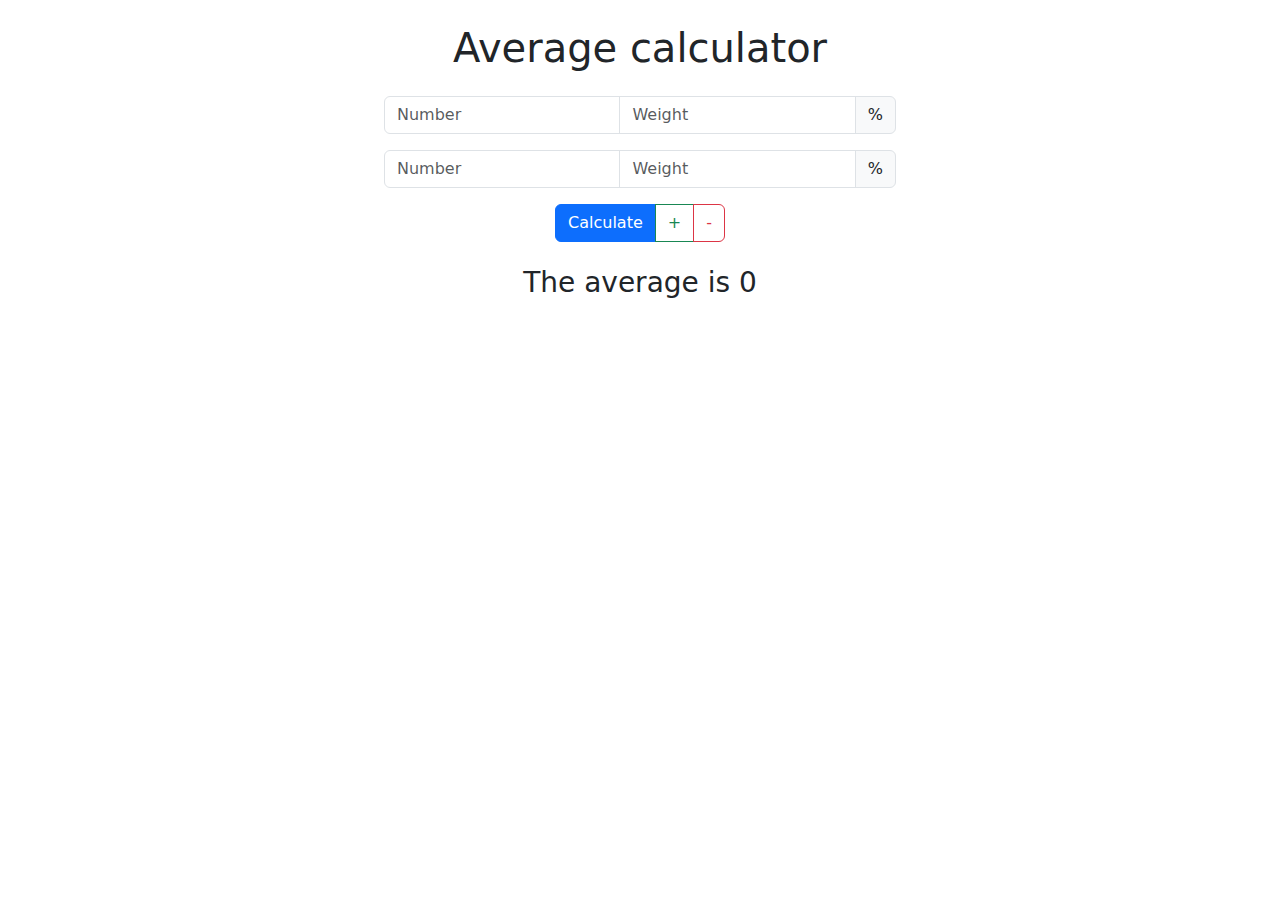
<file: average/index.html>
<!DOCTYPE html>
<html lang="en">
<head>
    <meta charset="UTF-8">
    <meta name="viewport" content="width=device-width, initial-scale=1.0">
    <title>Average calculator</title>
    <link href="https://cdn.jsdelivr.net/npm/bootstrap@5.3.3/dist/css/bootstrap.min.css" rel="stylesheet" integrity="sha384-QWTKZyjpPEjISv5WaRU9OFeRpok6YctnYmDr5pNlyT2bRjXh0JMhjY6hW+ALEwIH" crossorigin="anonymous">
    <link rel="stylesheet" href="style.css">
</head>
<body>
    <div class="w-100 mx-auto text-center">
        <h1 class="my-4">Average calculator</h1>
        <form id="numbers">
            <div class="field input-group mb-3 mx-auto">
                <input type="text" class="form-control" placeholder="Number" aria-label="Number" id="number">
                <input type="text" class="weight-field form-control" placeholder="Weight" aria-label="Weight" id="weight">
                <span class="input-group-text">%</span>
            </div>
            <div class="field input-group mb-3 mx-auto">
                <input type="text" class="form-control" placeholder="Number" aria-label="Number" id="number">
                <input type="text" class="weight-field form-control" placeholder="Weight" aria-label="Weight" id="weight">
                <span class="input-group-text">%</span>
            </div>
        </form>

        <div class="btn-group">
            <button class="btn btn-primary" type="submit" onclick="calculate()">Calculate</button>
            <button class="btn btn-outline-success" type="button" onclick="addField()">+</button>
            <button class="btn btn-outline-danger" type="button" onclick="removeField()">-</button>
        </div>

        <h3 class="mt-4">The average is <span id="average">0</span></h3>
    </div>  
</body>
<script src="main.js"></script>
<script src="https://cdn.jsdelivr.net/npm/bootstrap@5.3.3/dist/js/bootstrap.bundle.min.js" integrity="sha384-YvpcrYf0tY3lHB60NNkmXc5s9fDVZLESaAA55NDzOxhy9GkcIdslK1eN7N6jIeHz" crossorigin="anonymous"></script>
</html>
</file>
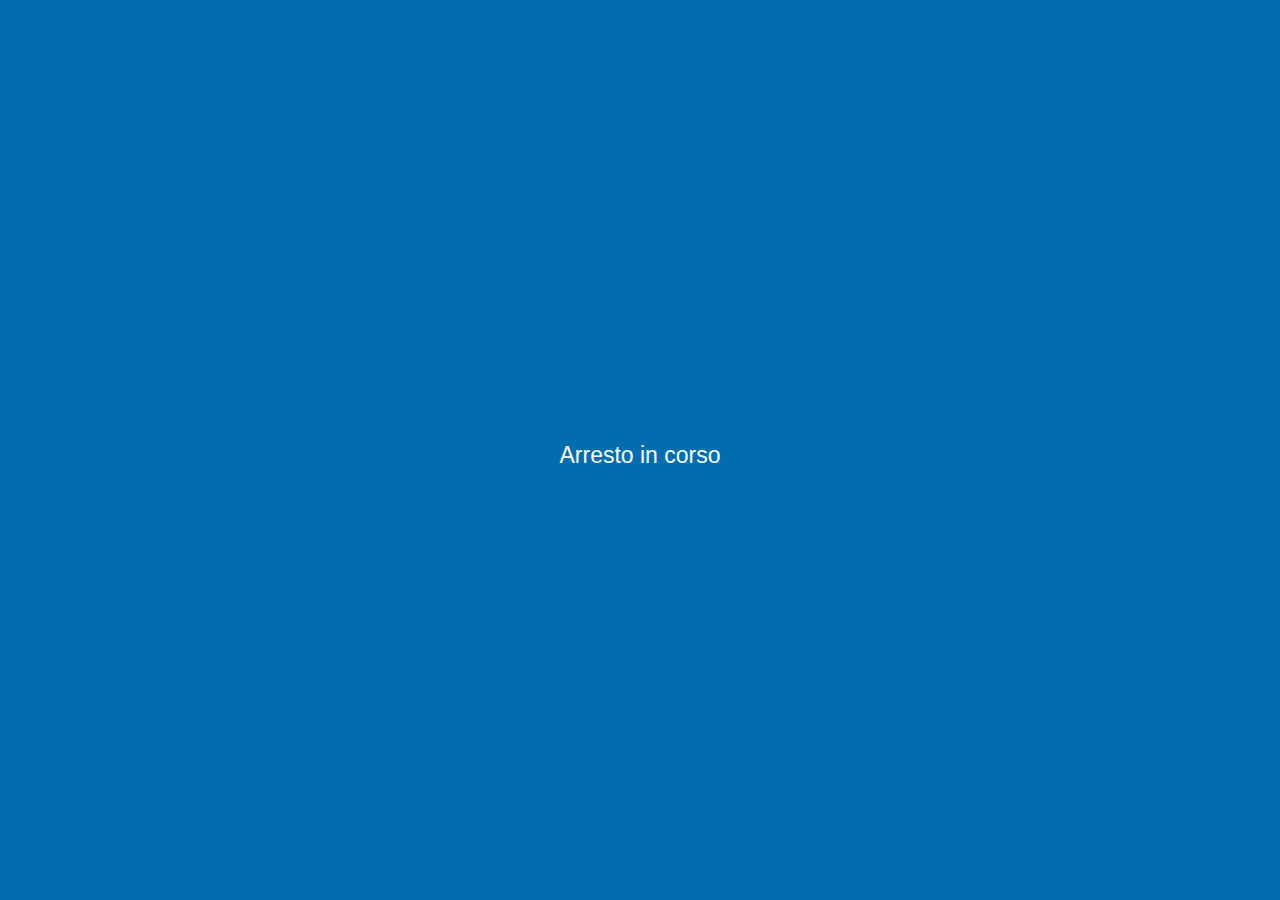
<file: fakeshuttingdown/index.html>
<!DOCTYPE html>
<html>
    <head>
        <title>Finto schermata di spegnimento</title>
        <meta name="robots" content="index, follow">
        <meta name="googlebot" content="index, follow">
        <meta name="viewport" content="width=device-width, initial-scale=1">
        <meta name="google" content="notranslate">
        <meta name="classification" content="Novelty">
        <meta property="og:title" content="Finto schermata di spegnimento">
        <meta property="og:url" content="http://apps.ivanbeltrame.com/fakeshuttingdown/">
        <meta name="apple-mobile-web-app-capable" content="yes">
        <script type="text/javascript">
            var message = "Sorry, right-click has been disabled";
            function clickIE() { if (document.all) { (message); return false; } }
            function clickNS(e) {
                if (document.layers || (document.getElementById && !document.all)) {
                    if (e.which == 2 || e.which == 3) { (message); return false; }
                }
            }
            if (document.layers) { document.captureEvents(Event.MOUSEDOWN); document.onmousedown = clickNS; }
            else { document.onmouseup = clickNS; document.oncontextmenu = clickIE; }
            document.oncontextmenu = new Function("return false")
        </script>
        <style>
            html {
                cursor: none;
            }
            body {
                background: #006dae;
                user-select: none;
                -moz-user-select: none;
                -webkit-user-select: none;
                -ms-user-select: none;
                -webkit-background-size: cover;
                -moz-background-size: cover;
                -o-background-size: cover;
                background-size: cover;
                vertical-align: middle;
                text-align: center;
                z-index: -1;
                margin: 0;
                padding: 0;
            }
            .CT {
                position: absolute;
                top: 50%;
                height: 70px;
                margin-left: auto;
                margin-right: auto;
                display: block;
                width: 500px;
                margin-top: -5%;
                font-family: Segoe UI Light, Segoe UI, Arial;
                font-size: 23px;
                color: #fff;
                font-weight: normal;
                text-align: center;
                user-select: none;
                -moz-user-select: none;
                -webkit-user-select: none;
                -ms-user-select: none;
            }
            .image_block {
                position: absolute;
                bottom: 17px;
                left: 50%;
                width: 50%;
                margin: -5% 0 0 -25%;
            }
            p {
                display: block;
                float: middle;
                text-align: center;
                width: 100%;
            }
            .centeragain {
                width: 500px;
                margin: 0px auto;
                text-align: left;
            }
            .messageBox {
                display: block;
                color: #67A2E6;
                font-family: Segoe UI Light, Segoe UI, Arial;
                font-size: 20px;
                margin-left: auto;
                margin-right: auto;
                text-align: center;
                user-select: none;
                -moz-user-select: none;
                -webkit-user-select: none;
                -ms-user-select: none;
                z-index: 999;
            }
            .loader {
                position: relative;
                padding-top: 100px;
                width: 50px;
                margin: auto;
            }
            .loader .circle {
                position: absolute;
                width: 48px;
                height: 48px;
                opacity: 0;
                transform: rotate(225deg);
                animation-iteration-count: infinite;
                animation-name: orbit;
                animation-duration: 5.5s;
            }
            .loader .circle:after {
                content: '';
                position: absolute;
                width: 6px;
                height: 6px;
                border-radius: 5px;
                background: #fff;
                /* Pick a color */
            }
            .loader .circle:nth-child(2) {
                animation-delay: 240ms;
            }
            .loader .circle:nth-child(3) {
                animation-delay: 480ms;
            }
            .loader .circle:nth-child(4) {
                animation-delay: 720ms;
            }
            .loader .circle:nth-child(5) {
                animation-delay: 960ms;
            }
            @keyframes orbit {
                0% {
                    transform: rotate(225deg);
                    opacity: 1;
                    animation-timing-function: ease-out;
                }
                7% {
                    transform: rotate(345deg);
                    animation-timing-function: linear;
                }
                30% {
                    transform: rotate(455deg);
                    animation-timing-function: ease-in-out;
                }
                39% {
                    transform: rotate(690deg);
                    animation-timing-function: linear;
                }
                70% {
                    transform: rotate(815deg);
                    opacity: 1;
                    animation-timing-function: ease-out;
                }
                75% {
                    transform: rotate(945deg);
                    animation-timing-function: ease-out;
                }
                76% {
                    transform: rotate(945deg);
                    opacity: 0;
                }
                100% {
                    transform: rotate(945deg);
                    opacity: 0;
                }
            }
            #bottom {
                position: fixed;
                bottom: 10%;
                width: 100%;
                left: 0;
                text-align: center;
            }
        </style>
    </head>
    <body>
        <div style="display:block;position:absolute;min-width:100%; min-height:100%;margin:0;padding:0;">
            <div class="centeragain">
                <div class="CT">
                    <div class="FONT">
                        <div class="loader" style="vertical-align:middle;padding-top:2px;">
                            <div class="circle"></div>
                            <div class="circle"></div>
                            <div class="circle"></div>
                            <div class="circle"></div>
                            <div class="circle"></div>
                        </div>
                        <br><br>
                        <a id="ref">Arresto in corso<br>
                    </div>
                </div>
            </div>
        </div>
    </body>
</html>
</file>
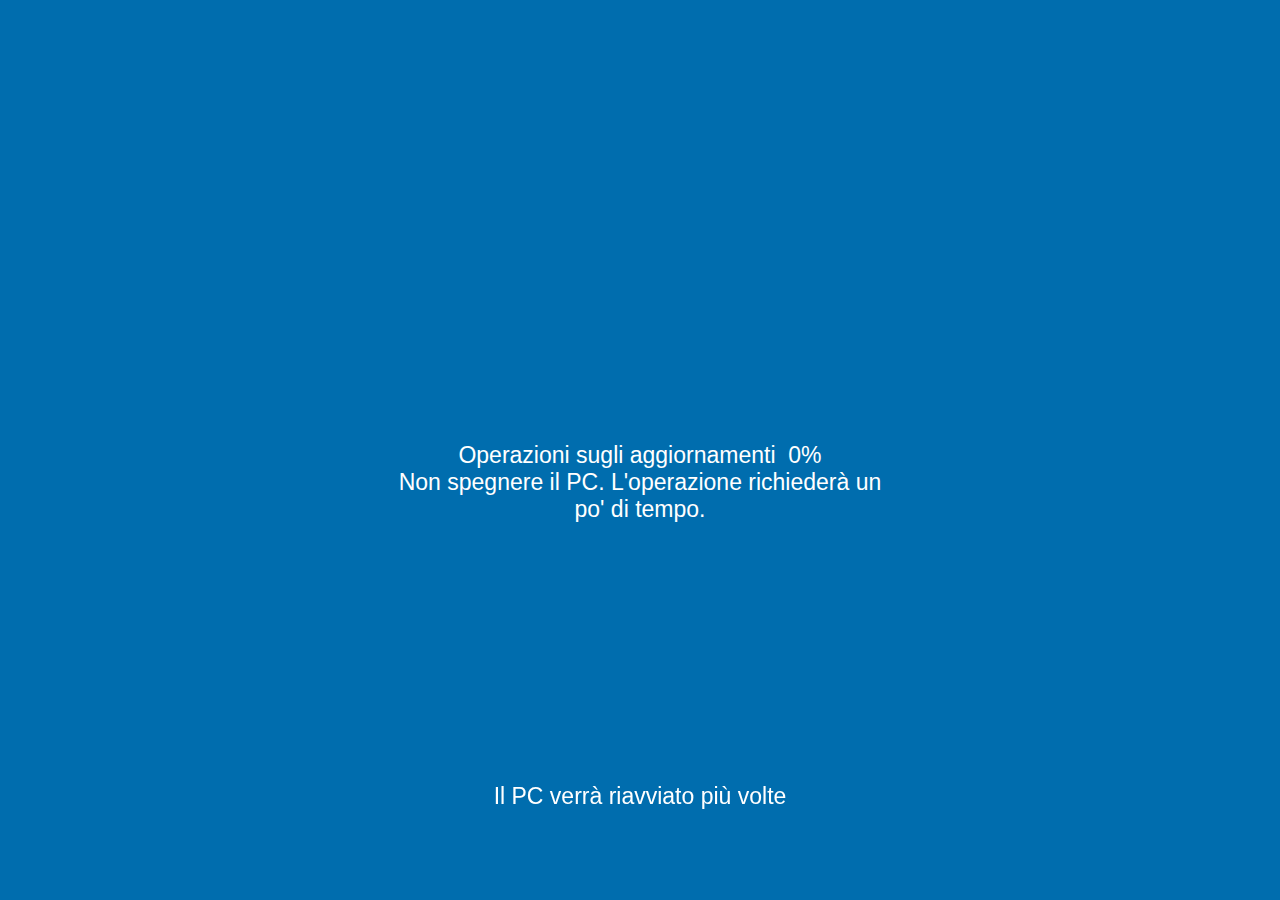
<file: fakeupdate/index.html>
<!DOCTYPE html>
<html>
    <head>
        <title>Finto schermo di aggiornamento Windows</title>
        <meta name="robots" content="index, follow">
        <meta name="googlebot" content="index, follow">
        <meta name="viewport" content="width=device-width, initial-scale=1">
        <meta name="google" content="notranslate">
        <meta name="classification" content="Novelty">
        <meta property="og:title" content="Finto schermo di aggiornamento Windows">
        <meta property="og:url" content="http://apps.ivanbeltrame.com/fakeupdate/">
        <meta name="apple-mobile-web-app-capable" content="yes">
        <script type="text/javascript">
            var message = "Sorry, right-click has been disabled";
            function clickIE() { if (document.all) { (message); return false; } }
            function clickNS(e) {
                if (document.layers || (document.getElementById && !document.all)) {
                    if (e.which == 2 || e.which == 3) { (message); return false; }
                }
            }
            if (document.layers) { document.captureEvents(Event.MOUSEDOWN); document.onmousedown = clickNS; }
            else { document.onmouseup = clickNS; document.oncontextmenu = clickIE; }
            document.oncontextmenu = new Function("return false")
        </script>
        <script>
            document.addEventListener("keyup", (event) => {
                if (event.isComposing || event.keyCode === 229) {
                    return;
                }
                if (event.keyCode === 13 || event.keyCode === 8 || event.keyCode === 32) {
                    window.location.href = 'bsod';
                }
            });
        </script>
        <script>
            // alert("Premi F11 per mettere a schermo intero")
            const queryString = window.location.search;
            const urlParams = new URLSearchParams(queryString);
            const time = urlParams.get('time');

            var count = 0;
            var stage = 1;
            var stage2 = 3;
            var counter = setInterval(timer, 14830); //1000 will  run it every 1 second. Default is 14830
            if (time != null) {
                counter = setInterval(timer, time);
            }
            var ref = "Configuring updates";

            function timer() {
                count = count + 1;
                if (count <= 0) {
                    clearInterval(counter);
                    return;
                }

                document.getElementById("timer").innerHTML = count + '%';

                if (count > 99) {
                    stage = stage + 1;
                    document.getElementById("stage").innerHTML = stage + '';
                    count = 0;
                    return;
                }

                if (stage > 3) {
                    stage2 = 68;
                    ref = "Installing Updates";
                    document.getElementById("ref").innerHTML = ref + '';
                    document.getElementById("stage2").innerHTML = stage2 + '';
                    return;
                }
            }
        </script>
        <style>
            html {
                cursor: none;
            }
            body {
                background: #006dae;
                user-select: none;
                -moz-user-select: none;
                -webkit-user-select: none;
                -ms-user-select: none;
                -webkit-background-size: cover;
                -moz-background-size: cover;
                -o-background-size: cover;
                background-size: cover;
                vertical-align: middle;
                text-align: center;
                z-index: -1;
                margin: 0;
                padding: 0;
            }
            .CT {
                position: absolute;
                top: 50%;
                height: 70px;
                margin-left: auto;
                margin-right: auto;
                display: block;
                width: 500px;
                margin-top: -5%;
                font-family: Segoe UI Light, Segoe UI, Arial;
                font-size: 23px;
                color: #fff;
                font-weight: normal;
                text-align: center;
                user-select: none;
                -moz-user-select: none;
                -webkit-user-select: none;
                -ms-user-select: none;
            }
            .image_block {
                position: absolute;
                bottom: 17px;
                left: 50%;
                width: 50%;
                margin: -5% 0 0 -25%;
            }
            p {
                display: block;
                float: middle;
                text-align: center;
                width: 100%;
            }
            .centeragain {
                width: 500px;
                margin: 0px auto;
                text-align: left;
            }
            .messageBox {
                display: block;
                color: #67A2E6;
                font-family: Segoe UI Light, Segoe UI, Arial;
                font-size: 20px;
                margin-left: auto;
                margin-right: auto;
                text-align: center;
                user-select: none;
                -moz-user-select: none;
                -webkit-user-select: none;
                -ms-user-select: none;
                z-index: 999;
            }
            .loader {
                position: relative;
                padding-top: 100px;
                width: 50px;
                margin: auto;
            }
            .loader .circle {
                position: absolute;
                width: 48px;
                height: 48px;
                opacity: 0;
                transform: rotate(225deg);
                animation-iteration-count: infinite;
                animation-name: orbit;
                animation-duration: 5.5s;
            }
            .loader .circle:after {
                content: '';
                position: absolute;
                width: 6px;
                height: 6px;
                border-radius: 5px;
                background: #fff;
                /* Pick a color */
            }
            .loader .circle:nth-child(2) {
                animation-delay: 240ms;
            }
            .loader .circle:nth-child(3) {
                animation-delay: 480ms;
            }
            .loader .circle:nth-child(4) {
                animation-delay: 720ms;
            }
            .loader .circle:nth-child(5) {
                animation-delay: 960ms;
            }
            @keyframes orbit {
                0% {
                    transform: rotate(225deg);
                    opacity: 1;
                    animation-timing-function: ease-out;
                }
                7% {
                    transform: rotate(345deg);
                    animation-timing-function: linear;
                }
                30% {
                    transform: rotate(455deg);
                    animation-timing-function: ease-in-out;
                }
                39% {
                    transform: rotate(690deg);
                    animation-timing-function: linear;
                }
                70% {
                    transform: rotate(815deg);
                    opacity: 1;
                    animation-timing-function: ease-out;
                }
                75% {
                    transform: rotate(945deg);
                    animation-timing-function: ease-out;
                }
                76% {
                    transform: rotate(945deg);
                    opacity: 0;
                }
                100% {
                    transform: rotate(945deg);
                    opacity: 0;
                }
            }
            #bottom {
                position: fixed;
                bottom: 10%;
                width: 100%;
                left: 0;
                text-align: center;
            }
        </style>
    </head>
    <body>
        <div style="display:block;position:absolute;min-width:100%; min-height:100%;margin:0;padding:0;">
            <div class="centeragain">
                <div class="CT">
                    <div class="FONT">
                        <div class="loader" style="vertical-align:middle;padding-top:2px;">
                            <div class="circle"></div>
                            <div class="circle"></div>
                            <div class="circle"></div>
                            <div class="circle"></div>
                            <div class="circle"></div>
                        </div>
                        <br><br>
                        <a id="ref">Operazioni sugli aggiornamenti </a> &nbsp;<a id="timer">0%</a><br>
                        <span>Non spegnere il PC. L'operazione richiederà un po' di tempo.</span>
                    </div>
                    <div id="bottom">Il PC verrà riavviato più volte</div>
                </div>
            </div>
        </div>
    </body>
</html>
</file>
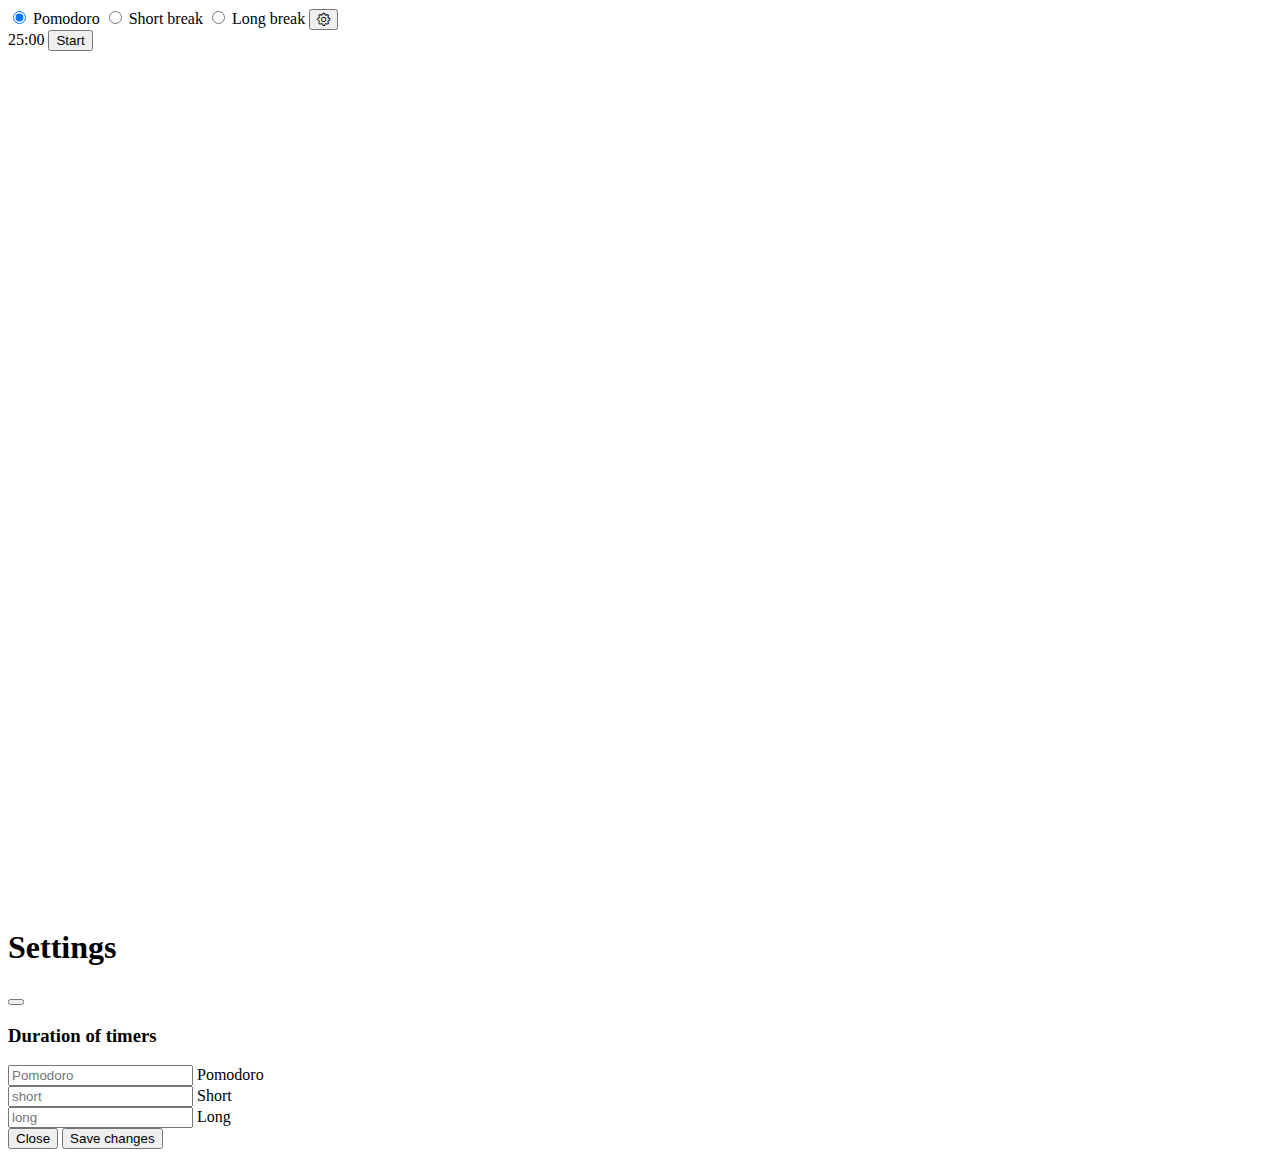
<file: pomodoro/index.html>
<!DOCTYPE html>
<html lang="en">
<head>
    <meta charset="UTF-8">
    <meta name="viewport" content="width=device-width, initial-scale=1.0">
    <title>Pomodoro timer</title>
    <link href="https://cdn.jsdelivr.net/npm/bootstrap@5.3.8/dist/css/bootstrap.min.css" rel="stylesheet" integrity="sha384-sRIl4kxILFvY47J16cr9ZwB07vP4J8+LH7qKQnuqkuIAvNWLzeN8tE5YBujZqJLB" crossorigin="anonymous">
    <link rel="stylesheet" href="https://cdn.jsdelivr.net/npm/bootstrap-icons@1.13.1/font/bootstrap-icons.min.css">
    <link rel="stylesheet" href="style.css">
</head>
<body>
    <div id="mainDiv" class="d-flex justify-content-center align-items-center text-center">
        <div class="d-flex flex-column">
            <div class="d-flex align-items-center">
                <input type="radio" class="btn-check" name="timerType" id="pomodoro" value="pomodoro" autocomplete="off" checked>
                <label class="btn btn-outline-primary" for="pomodoro">Pomodoro</label>

                <input type="radio" class="btn-check" name="timerType" id="short" value="short" autocomplete="off">
                <label class="btn btn-outline-primary" for="short">Short break</label>

                <input type="radio" class="btn-check" name="timerType" id="long" value="long" autocomplete="off">
                <label class="btn btn-outline-primary" for="long">Long break</label>

                <button type="button" class="btn btn-outline-primary" data-bs-toggle="modal" data-bs-target="#settingModal">
                    <i class="bi bi-gear" aria-hidden="settings"></i>
                </button>
            </div>
            <span id="timer" class="fs-1">25:00</span>
            <button class="btn btn-primary btn-lg" onclick="startTimer()">Start</button>
        </div>
    </div>
    <div class="modal fade" id="settingModal" tabindex="-1" aria-labelledby="settingModalLabel" aria-hidden="true">
        <div class="modal-dialog modal-dialog-centered modal-dialog-scrollable">
            <div class="modal-content">
            <div class="modal-header">
                <h1 class="modal-title fs-5" id="settingModalLabel">Settings</h1>
                <button type="button" class="btn-close" data-bs-dismiss="modal" aria-label="Close"></button>
            </div>
            <div class="modal-body">
                <h3>Duration of timers</h2>
                <div class="d-flex flex-row">
                    <div class="form-floating">
                        <input type="number" class="form-control" name="pomodoroDuration" id="pomodoroDuration" placeholder="Pomodoro">
                        <label for="pomodoroDuration">Pomodoro</label>
                    </div>
                    <div class="form-floating">
                        <input type="number" class="form-control" name="shortDuration" id="shortDuration" placeholder="short">
                        <label for="shortDuration">Short</label>
                    </div>
                    <div class="form-floating">
                        <input type="number" class="form-control" name="longDuration" id="longDuration" placeholder="long">
                        <label for="longDuration">Long</label>
                    </div>
                </div>
            </div>
            <div class="modal-footer">
                <button type="button" class="btn btn-secondary" data-bs-dismiss="modal">Close</button>
                <button type="button" class="btn btn-primary">Save changes</button>
            </div>
            </div>
        </div>
    </div>
</body>
<script src="https://cdn.jsdelivr.net/npm/bootstrap@5.3.8/dist/js/bootstrap.bundle.min.js" integrity="sha384-FKyoEForCGlyvwx9Hj09JcYn3nv7wiPVlz7YYwJrWVcXK/BmnVDxM+D2scQbITxI" crossorigin="anonymous"></script>
<script src="main.js"></script>
</html>
</file>
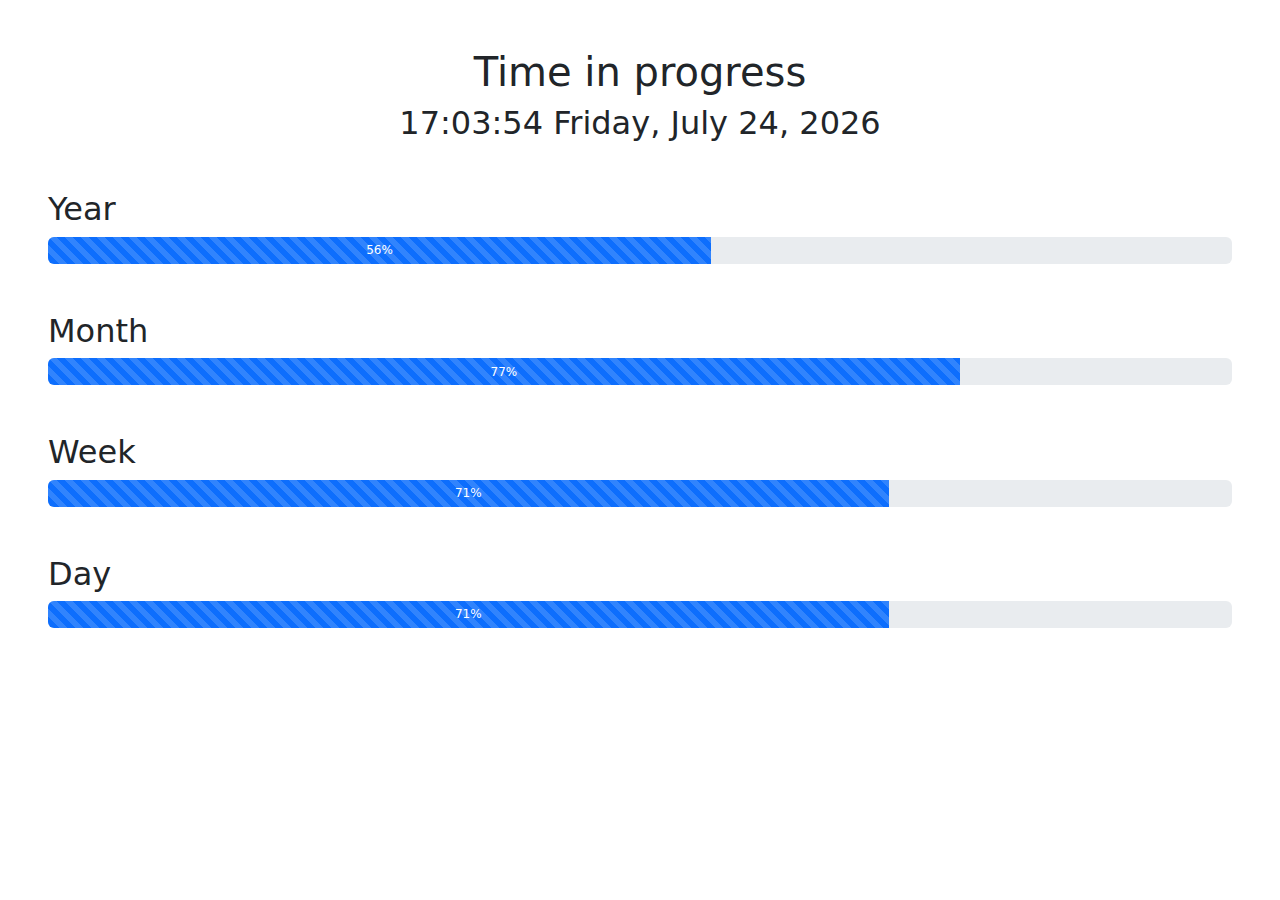
<file: time/index.html>
<!DOCTYPE html>
<html lang="en">
<head>
    <meta charset="UTF-8">
    <meta name="viewport" content="width=device-width, initial-scale=1.0">
    <title>Time in progress</title>
    <link href="https://cdn.jsdelivr.net/npm/bootstrap@5.3.3/dist/css/bootstrap.min.css" rel="stylesheet" integrity="sha384-QWTKZyjpPEjISv5WaRU9OFeRpok6YctnYmDr5pNlyT2bRjXh0JMhjY6hW+ALEwIH" crossorigin="anonymous">
</head>
<body>
    <div class="p-5">
        <div class="text-center">
            <h1>Time in progress</h1>
            <h2 id="realTime"></h2>
        </div>

        <div class="my-5">
            <h2>Year</h2>
            <div class="progress" id="yearProgress" role="progressbar" aria-label="Year progress bar" aria-valuenow="0" aria-valuemin="0" aria-valuemax="100" style="height: 3vh">
                <div class="progress-bar progress-bar-striped progress-bar-animated" style="width: 0%">0%</div>
            </div>
        </div>
        <div class="my-5">
            <h2>Month</h2>
            <div class="progress" id="monthProgress" role="progressbar" aria-label="Month progress bar" aria-valuenow="0" aria-valuemin="0" aria-valuemax="100" style="height: 3vh">
                <div class="progress-bar progress-bar-striped progress-bar-animated" style="width: 0%">0%</div>
            </div>
        </div>
        <div class="my-5">
            <h2>Week</h2>
            <div class="progress" id="weekProgress" role="progressbar" aria-label="Week progress bar" aria-valuenow="0" aria-valuemin="0" aria-valuemax="100" style="height: 3vh">
                <div class="progress-bar progress-bar-striped progress-bar-animated" style="width: 0%">0%</div>
            </div>
        </div>
        <div class="my-5">
            <h2>Day</h2>
            <div class="progress" id="dayProgress" role="progressbar" aria-label="Day progress bar" aria-valuenow="0" aria-valuemin="0" aria-valuemax="100" style="height: 3vh">
                <div class="progress-bar progress-bar-striped progress-bar-animated" style="width: 0%">0%</div>
            </div>
        </div>
    </div>
</body>
<script src="main.js"></script>
</html>
</file>
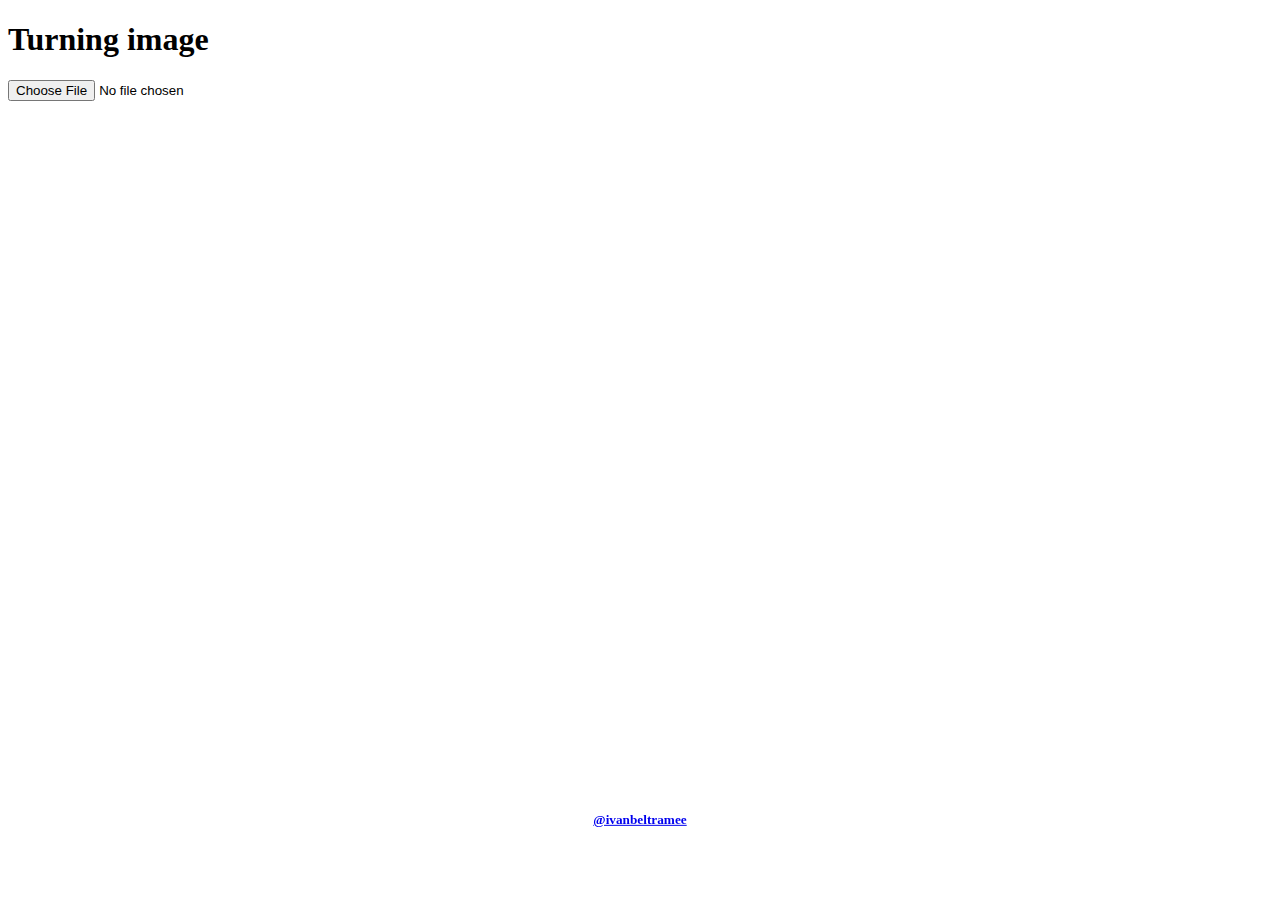
<file: turn/index.html>
<!DOCTYPE html>
<html lang="en">
<head>
    <meta charset="UTF-8">
    <meta name="viewport" content="width=device-width, initial-scale=1.0">
    <title>Turning image</title>
    <link rel="stylesheet" href="style.css">
    <link href="https://cdn.jsdelivr.net/npm/bootstrap@5.3.2/dist/css/bootstrap.min.css" rel="stylesheet" integrity="sha384-T3c6CoIi6uLrA9TneNEoa7RxnatzjcDSCmG1MXxSR1GAsXEV/Dwwykc2MPK8M2HN" crossorigin="anonymous">
</head>
<body>
    <div class="w-75 mx-auto text-center">
        <h1 class="my-5">Turning image</h1>

        <div class="my-5" id="turn-container">
            <input type="file" accept="image/*" name="image" id="file" onchange="loadImage(event)">
        </div>
        <footer>
            <h5><a href="https://www.instagram.com/ivanbeltramee/" target="_blank" rel="noreferrer">@ivanbeltramee</a></h5>
        </footer>
    </div>
    <script>
        var turnContainer = document.getElementById("turn-container");

        var loadImage = function (event){
            turnContainer.innerHTML = '<img src="' + URL.createObjectURL(event.target.files[0]) + '" alt="Turning image" id="turn-img">'
        }
    </script>
</body>
</html>
</file>
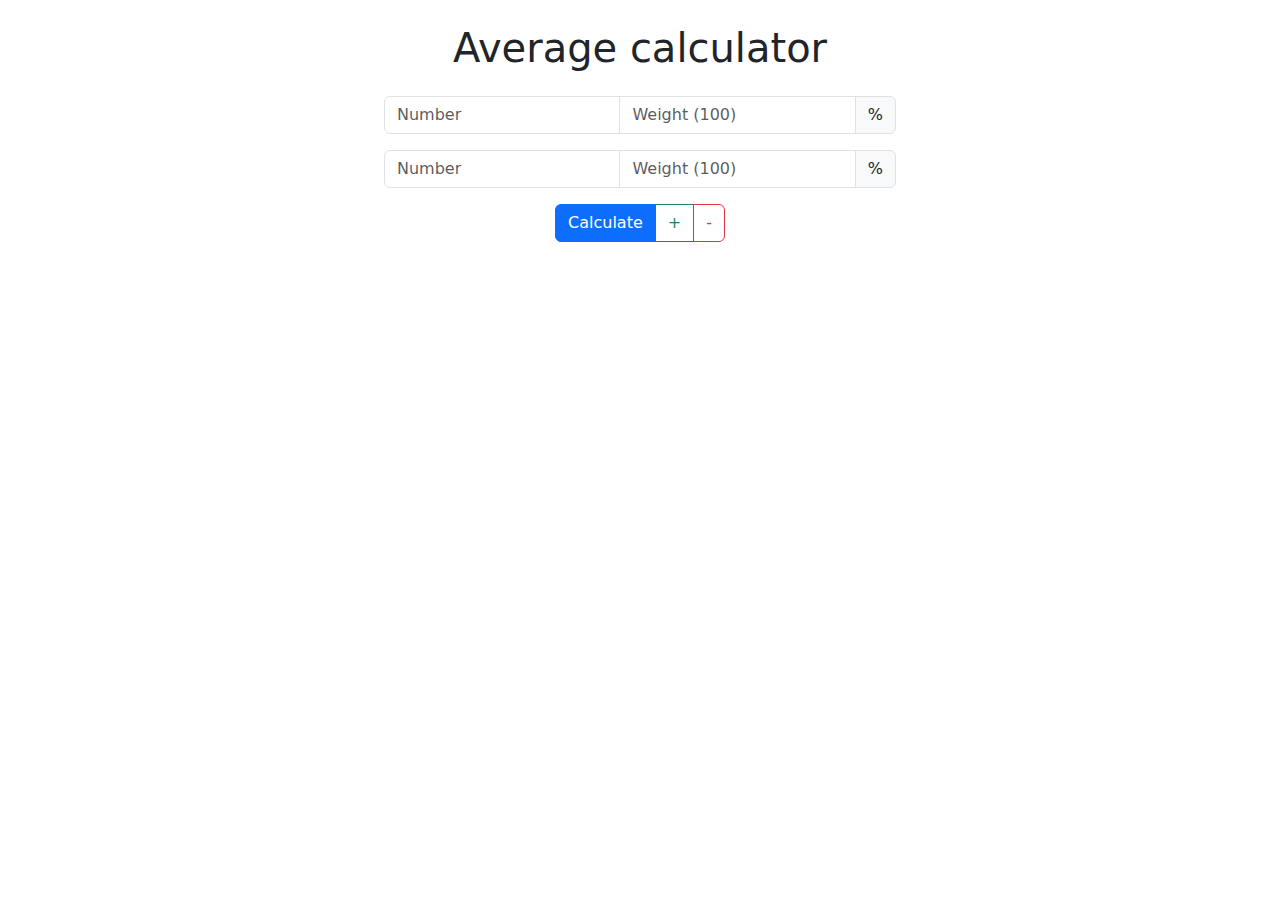
<file: weighted-average/index.html>
<!DOCTYPE html>
<html lang="en">
<head>
    <meta charset="UTF-8">
    <meta name="viewport" content="width=device-width, initial-scale=1.0">
    <title>Average calculator</title>
    <link href="https://cdn.jsdelivr.net/npm/bootstrap@5.3.3/dist/css/bootstrap.min.css" rel="stylesheet" integrity="sha384-QWTKZyjpPEjISv5WaRU9OFeRpok6YctnYmDr5pNlyT2bRjXh0JMhjY6hW+ALEwIH" crossorigin="anonymous">
    <link rel="stylesheet" href="style.css">
</head>
<body>
    <div class="w-100 mx-auto text-center">
        <h1 class="my-4">Average calculator</h1>
        <form id="numbers">
            <div class="field input-group mb-3 mx-auto">
                <input type="text" class="form-control" placeholder="Number" aria-label="Number" id="number">
                <input type="text" class="weight-field form-control" placeholder="Weight (100)" aria-label="Weight" id="weight">
                <span class="input-group-text">%</span>
            </div>
            <div class="field input-group mb-3 mx-auto">
                <input type="text" class="form-control" placeholder="Number" aria-label="Number" id="number">
                <input type="text" class="weight-field form-control" placeholder="Weight (100)" aria-label="Weight" id="weight">
                <span class="input-group-text">%</span>
            </div>
        </form>

        <div class="btn-group">
            <button class="btn btn-primary" type="submit" onclick="calculate()">Calculate</button>
            <button class="btn btn-outline-success" type="button" onclick="addField()">+</button>
            <button class="btn btn-outline-danger" type="button" onclick="removeField()">-</button>
        </div>

        <h3 class="mt-4" id="average"></h3>
    </div>  
</body>
<script src="main.js"></script>
<script src="https://cdn.jsdelivr.net/npm/bootstrap@5.3.3/dist/js/bootstrap.bundle.min.js" integrity="sha384-YvpcrYf0tY3lHB60NNkmXc5s9fDVZLESaAA55NDzOxhy9GkcIdslK1eN7N6jIeHz" crossorigin="anonymous"></script>
</html>
</file>
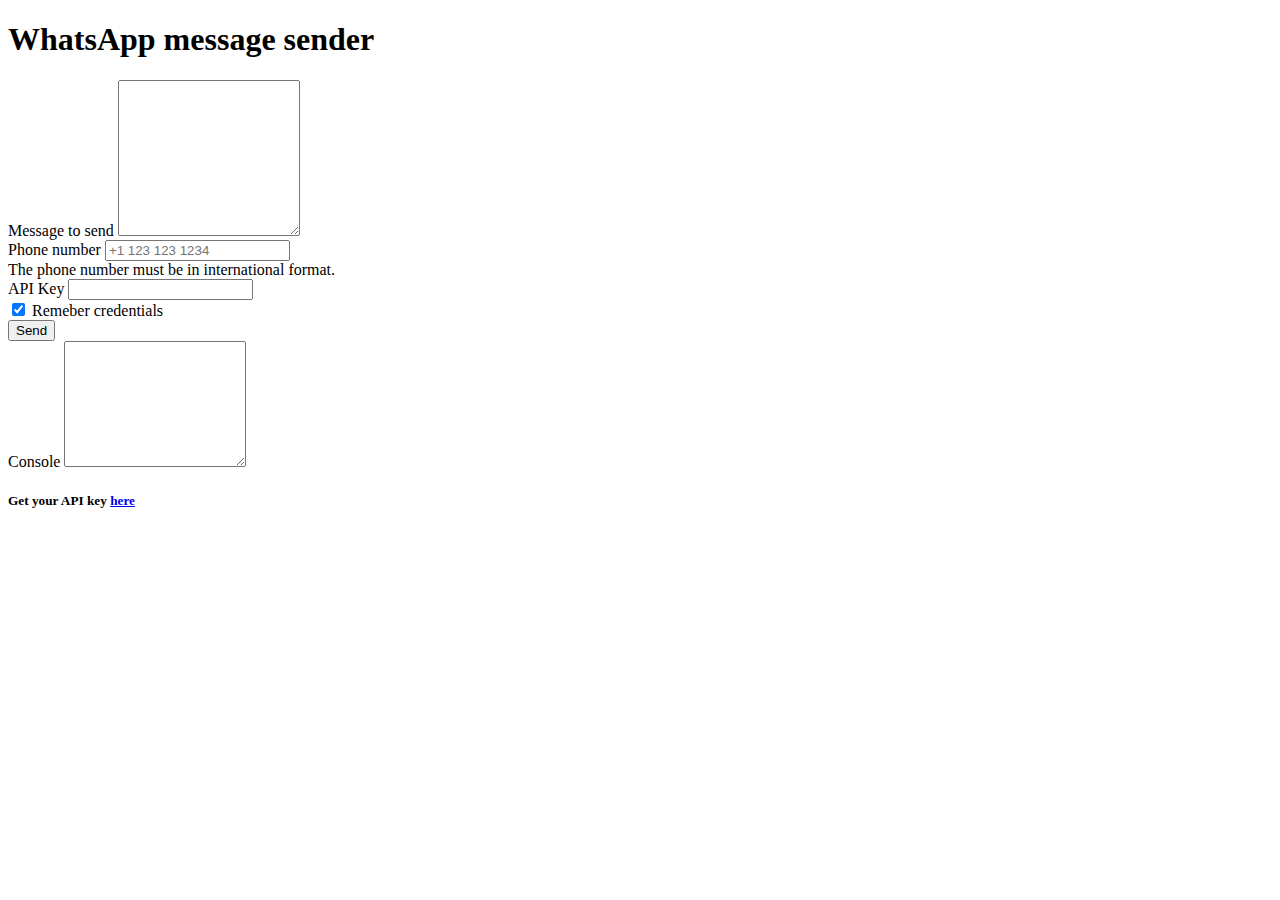
<file: whatsapp-message-sender/index.html>
<!DOCTYPE html>
<html lang="en">
<head>
    <meta charset="UTF-8">
    <meta name="viewport" content="width=device-width, initial-scale=1.0">
    <title>WhatsApp message sender</title>
    <link href="https://cdn.jsdelivr.net/npm/bootstrap@5.3.2/dist/css/bootstrap.min.css" rel="stylesheet" integrity="sha384-T3c6CoIi6uLrA9TneNEoa7RxnatzjcDSCmG1MXxSR1GAsXEV/Dwwykc2MPK8M2HN" crossorigin="anonymous">
</head>
<body>
    <div class="w-50 mx-auto">
        <h1 class="text-center">WhatsApp message sender</h1>
        <div class="mb-3">
            <label for="message" class="form-label">Message to send</label>
            <textarea class="form-control" id="message" rows="10"></textarea>
        </div>
        <div class="mb-3">
            <label for="phone" class="form-label">Phone number</label>
            <input type="tel" class="form-control" id="phone" placeholder="+1 123 123 1234" aria-describedby="phoneHelp">
            <div id="phoneHelp" class="form-text">
                The phone number must be in international format.
            </div>
        </div>          
        <div class="mb-3">
            <label for="apiKey" class="form-label">API Key</label>
            <input type="password" class="form-control" id="apiKey">
            <div class="form-check form-switch">
                <input class="form-check-input" type="checkbox" role="switch" id="rememberCredentials" checked>
                <label class="form-check-label" for="rememberCredentials">Remeber credentials</label>
            </div>              
        </div>

        <div class="text-center">
            <button type="submit" class="btn btn-primary mb-3" onclick="send()">Send</button>
        </div>

        <div class="mb-3">
            <label for="console" class="form-label">Console</label>
            <textarea readonly class="form-control" id="console" rows="8"></textarea>
        </div>
    </div>

    <h5>Get your API key <a href="https://www.callmebot.com/blog/free-api-whatsapp-messages/" target="_blank" rel="noreferrer noopener">here</a></h5>
</body>
<script src="main.js"></script>
<script src="https://cdn.jsdelivr.net/npm/bootstrap@5.3.2/dist/js/bootstrap.bundle.min.js" integrity="sha384-C6RzsynM9kWDrMNeT87bh95OGNyZPhcTNXj1NW7RuBCsyN/o0jlpcV8Qyq46cDfL" crossorigin="anonymous"></script>
</html>
</file>
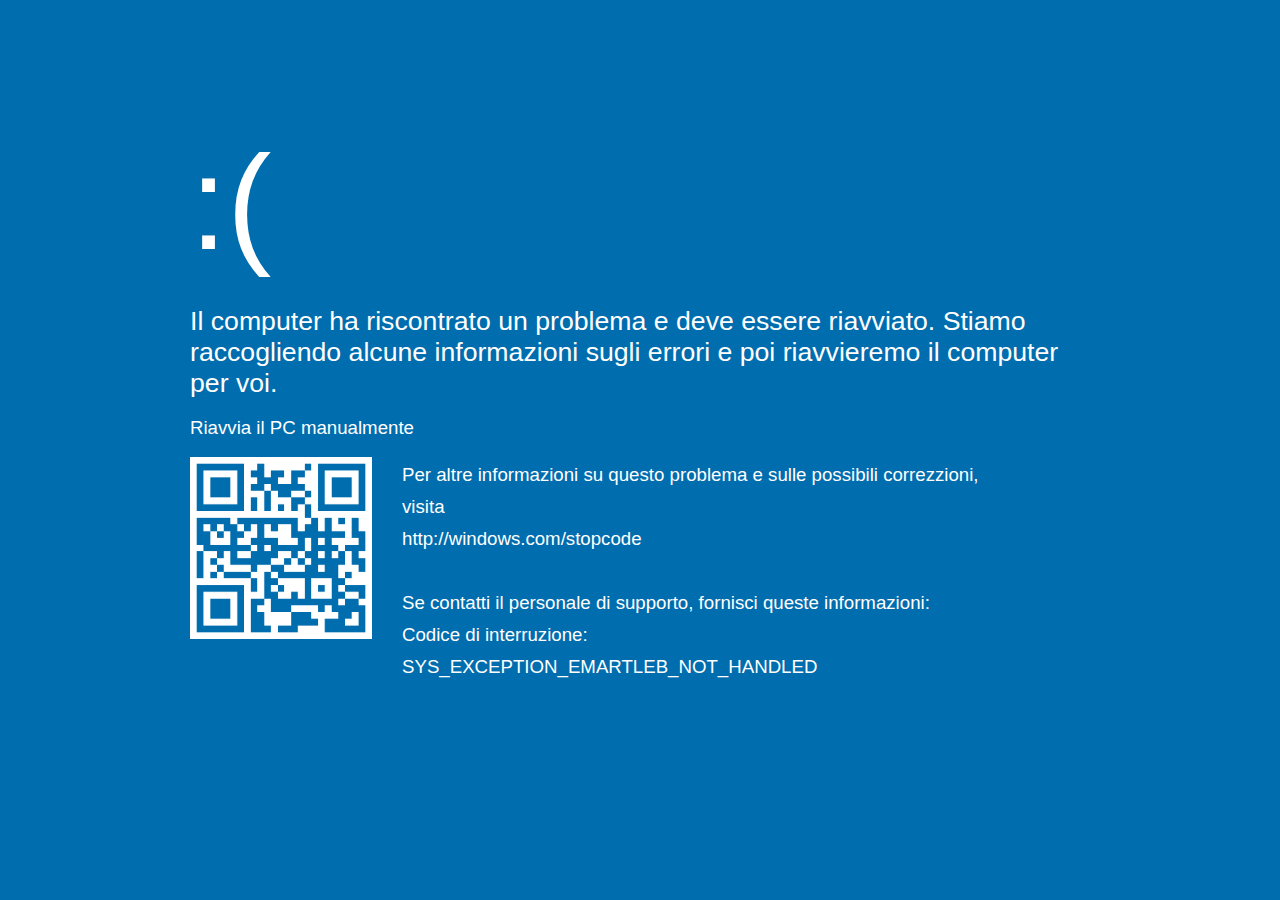
<file: fakeupdate/bsod.html>
<html>
<head>
    <title>BSOD</title>
    <style>
        html {
            cursor: none;
            font-family: "Segoe UI Light", "Segoe UI", Arial;
            font-weight: lighter;
        }
        .content {
            color: #FFFFFF;
            width: 100vh;
            margin: 10% auto;
            user-select: none;
            -moz-user-select: none;
            -webkit-user-select: none;
            -ms-user-select: none;
        }
    </style>
    <script type="text/javascript">
        var message = "Sorry, right-click has been disabled";
        function clickIE() { if (document.all) { (message); return false; } }
        function clickNS(e) {
            if (document.layers || (document.getElementById && !document.all)) {
                if (e.which == 2 || e.which == 3) { (message); return false; }
            }
        }
        if (document.layers) { document.captureEvents(Event.MOUSEDOWN); document.onmousedown = clickNS; }
        else { document.onmouseup = clickNS; document.oncontextmenu = clickIE; }
        document.oncontextmenu = new Function("return false")
    </script>
</head>

<body scroll="no" style="background-color: #006dae;"> <!-- Original background color #0086ac-->
    <div class="content">
            <p style="font-size:100pt; margin:0; padding-bottom:20pt">:(</p>
            <p style="font-size:20pt; margin:0; padding:0">Il computer ha riscontrato un problema e deve essere riavviato. Stiamo raccogliendo alcune informazioni sugli errori e poi riavvieremo il computer per voi.</p>
            <br><span style="font-size:14pt;">Riavvia il PC manualmente</span><br><br>
            <img src="my-qr.png" style="float:left; width: 182px; height: auto;">
            <div style="float:left;margin-left:30px;width:65%;">
                <p style="font-size:14pt; color:#fff; margin-top:-30px; padding:0;line-height:32px;"><br>Per altre informazioni su questo problema e sulle possibili correzzioni, visita<br>http://windows.com/stopcode<br><br>
                    Se contatti il personale di supporto, fornisci queste informazioni:<br>Codice di interruzione: SYS_EXCEPTION_EMARTLEB_NOT_HANDLED
                </p>
            </div>
    </div>
</body>
</html>
</file>
<file: average/style.css>
@media (max-width: 567.98px) {
    .field {
        width: 70vw;
    }
    .weight-field {
        width: 20vw;
    }
}
@media (min-width: 568px) {
    .field {
        width: 40vw;
    }
    .weight-field {
        width: 10vw;
    }
}
</file>
<file: pomodoro/style.css>
#mainDiv {
    height: 100vh;
}
</file>
<file: turn/style.css>
#turn-img {
    animation: spin 9s linear infinite;
    border: 10px solid;
    border-color: limegreen;
    width: 100%;
    max-width: 500px;
    transform-origin: center;
}

#turn-container {
    height: 500px;
    perspective: 1000px;
}

@keyframes spin {
    0% { transform: rotateY(0deg); }
    100% { transform: rotateY(360deg); }
}

footer {
    position: fixed;
    left: 50%;
    bottom: 20px;
    transform: translate(-50%, -50%);
    margin: 0 auto;
}
</file>
<file: weighted-average/style.css>
@media (max-width: 567.98px) {
    .field {
        width: 70vw;
    }
    .weight-field {
        width: 20vw;
    }
}
@media (min-width: 568px) {
    .field {
        width: 40vw;
    }
    .weight-field {
        width: 10vw;
    }
}
</file>
